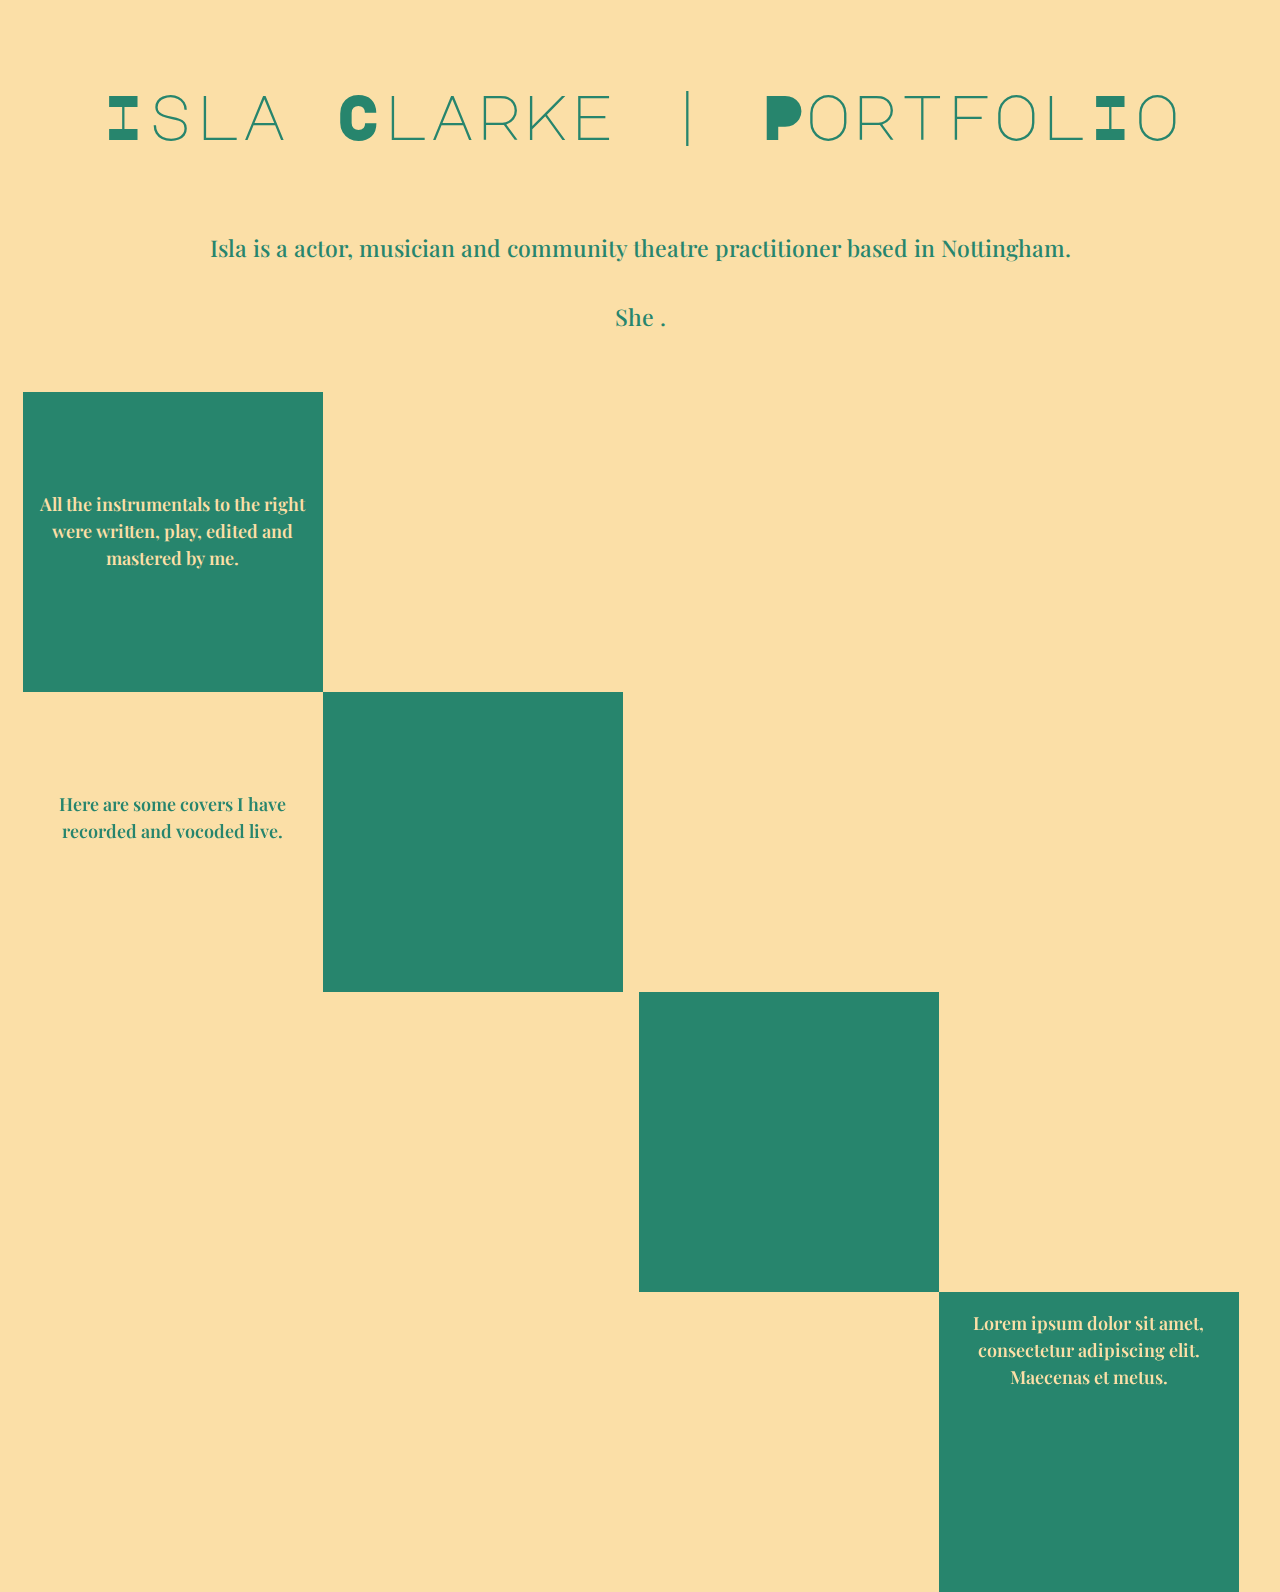
<file: index.html>
<!DOCTYPE html>
<html>

<head>
  <meta charset="utf-8">
  <meta name="viewport" content="width=device-width,initial-scale=1">
  <meta name="generator" content="RSD 5.0.3519 - Trial Version">
  <title>Index</title>
  <link rel="stylesheet" href="css/materialize.min.css">
  <link rel="stylesheet" href="css/wireframe-theme.min.css">
  <script>document.createElement( "picture" );</script>
  <script class="picturefill" async="async" src="js/picturefill.min.js"></script>
  <link rel="stylesheet" href="css/main.css">
  <link rel="stylesheet" href="https://fonts.googleapis.com/css?family=Major+Mono+Display%7CPlayfair+Display:500,600">
</head>

<body class="body-1 no-js">
  <p class="paragraph"><br></p>
  <h1 class="heading-1">Isla Clarke | PortfolIo<br></h1>
  <div class="container-grid sd-three-cols container-4">
    <div class="container-grid"></div>
    <div class="container-grid">
      <p class="paragraph paragraph-1"><br>Isla is a actor, musician and community theatre practitioner based in Nottingham.<br><br>She .<br><br></p>
    </div>
    <div class="container-grid"></div>
  </div>
  <div class="container-grid sd-two-cols container-3">
    <div class="container-grid">
      <div class="container-grid sd-two-cols container-2">
        <div class="container-grid container-1">
          <p class="paragraph paragraph-2"><br><br><br>All the instrumentals to the right were written, play, edited and mastered by me.</p>
        </div>
        <div class="container-grid container-8">
          <div class="html-element"><iframe style="border: 0; width: 300px; height: 300px;" src="https://bandcamp.com/EmbeddedPlayer/album=799217976/size=large/bgcol=fbdfa7/linkcol=27856d/minimal=true/transparent=true/" seamless>
    <a href="https://growingclutter.bandcamp.com/album/instrumentals">instrumentals by growingclutter</a></iframe></div>
        </div>
      </div>
    </div>
    <div class="container-grid"></div>
  </div>
  <div class="container-grid sd-two-cols container-5">
    <div class="container-grid">
      <div class="container-grid sd-two-cols container-2">
        <div class="container-grid container-1" id="container-1">
          <p class="paragraph paragraph-3"><br><br><br>Here are some covers I have recorded and vocoded live.</p>
        </div>
        <div class="container-grid container-10" id="container-2">
          <div class="html-element"><iframe style="border: 10px; width: 300px; height: 300px;" src="https://bandcamp.com/EmbeddedPlayer/album=4204406193/size=large/bgcol=fbdfa7/linkcol=27856d/minimal=true/transparent=true/" seamless>
    <a href="https://growingclutter.bandcamp.com/album/covers">covers by growingclutter</a></iframe></div>
        </div>
      </div>
    </div>
    <div class="container-grid"></div>
  </div>
  <div class="container-grid sd-two-cols container-6">
    <div class="container-grid"></div>
    <div class="container-grid">
      <div class="container-grid sd-two-cols container-2">
        <div class="container-grid container-1">
          <p class="paragraph paragraph-2"></p>
        </div>
        <div class="container-grid container-9"></div>
      </div>
    </div>
  </div>
  <div class="container-grid sd-two-cols container-7">
    <div class="container-grid"></div>
    <div class="container-grid">
      <div class="container-grid sd-two-cols container-2">
        <div class="container-grid container-1" id="container-1-copy-1"></div>
        <div class="container-grid" id="container-2-copy-1">
          <p class="paragraph paragraph-2">Lorem ipsum dolor sit amet, consectetur adipiscing elit. Maecenas et metus.</p>
        </div>
      </div>
    </div>
  </div>
  <script src="js/jquery.min.js"></script>
  <script src="js/outofview.js"></script>
  <script src="js/materialize.min.js"></script>
  <script>M.AutoInit();</script>
</body>

</html>
</file>
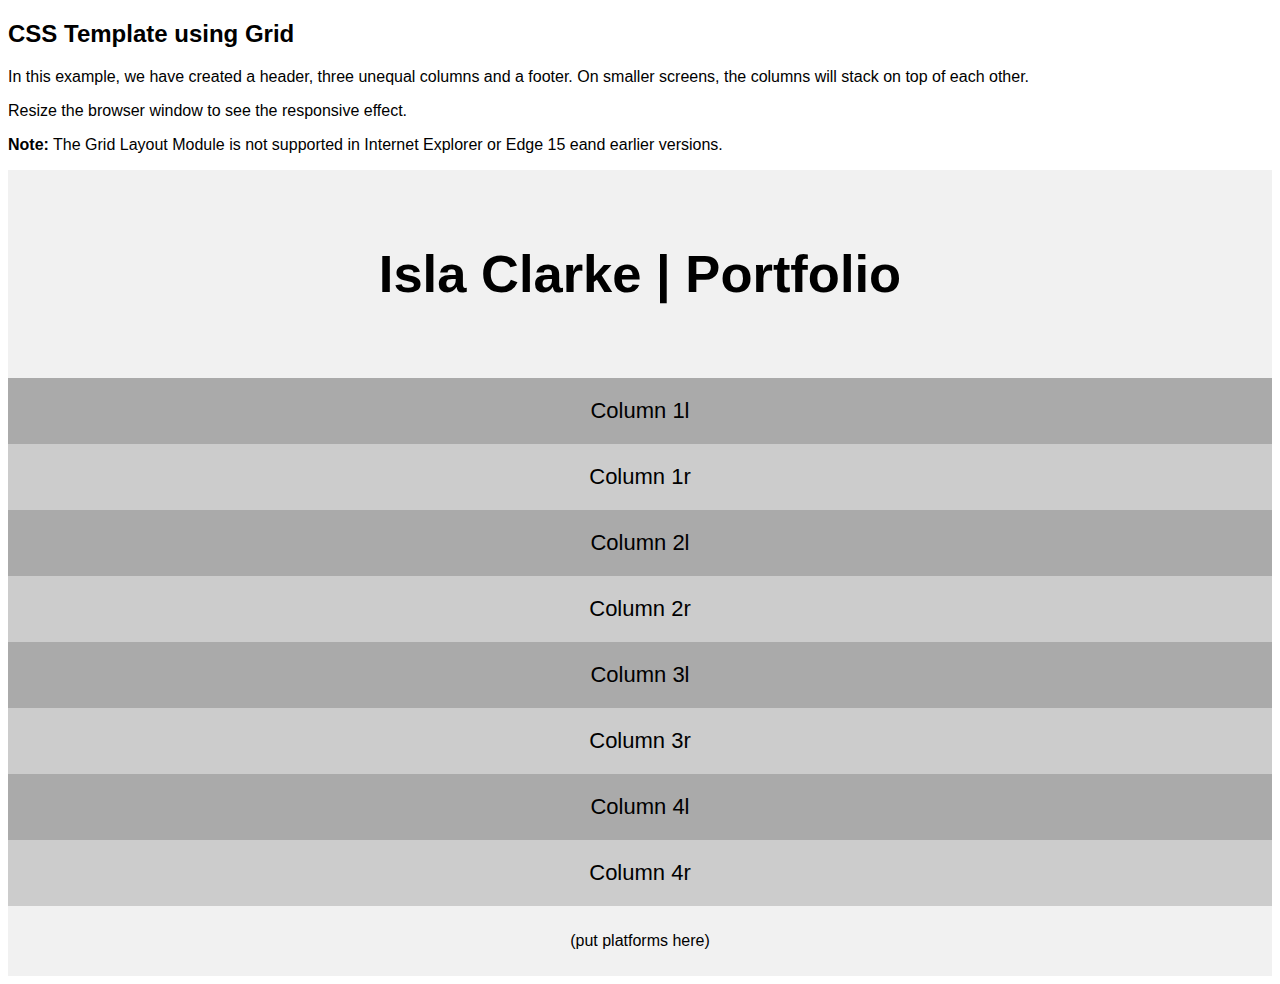
<file: previous/index.html>
<!DOCTYPE html>
<html lang="en">
<head>
<title>Isla Clarke | Portfolio | Growing Clutter</title>
<style>
* {
  box-sizing: border-box;
}

body {
  font-family: Arial, Helvetica, sans-serif;
}

/* Style the header */
.header {
  grid-area: header;
  background-color: #f1f1f1;
  padding: 30px;
  text-align: center;
  font-size: 35px;
}

/* The grid container */
/*.grid-container {
  display: grid;
  grid-template-columns: auto auto;
  grid-template-areas: 
    'header header header header' 
    'left right right right' 
	'left left left right'
    'footer footer footer footer';*/
  /* grid-column-gap: 10px; - if you want gap between the columns */
} 

.grid-container {
  display: grid;
  grid-template-columns: auto auto;
  background-color: #2196F3;
  padding: 10px;
}
.grid-item {
  background-color: rgba(255, 255, 255, 0.8);
  padding: 20px;
  font-size: 22px;
  text-align: center;
}

.left,
.right {
  padding: 18px;
  height: 260px; 
}

/* Style the left column */
.left {
  grid-area: left;
  text-align: left;
}

/* Style the right column */
.right {
  grid-area: right;
  text-align: right;
}

/* Style the footer */
.footer {
  grid-area: footer;
  background-color: #f1f1f1;
  padding: 10px;
  text-align: center;
}

/* Responsive layout - makes the three columns stack on top of each other instead of next to each other */
@media (max-width: 600px) {
  .grid-container  {
    grid-template-areas: 
      'header header header header header header' 
      'left left left left left left' 
      'right right right right right right' 
      'footer footer footer footer footer footer';
  }
}
</style>
</head>
<body>

<h2>CSS Template using Grid</h2>
<p>In this example, we have created a header, three unequal columns and a footer. On smaller screens, the columns will stack on top of each other.</p>
<p>Resize the browser window to see the responsive effect.</p>
<p><strong>Note:</strong> The Grid Layout Module is not supported in Internet Explorer or Edge 15 eand earlier versions.</p>

<div class="grid-container">
  <div class="header">
    <h2>Isla Clarke | Portfolio</h2>
  </div>
  
  <div class="grid-item" style="background-color:#aaa;">Column 1l</div>
  <div class="grid-item" style="background-color:#ccc;">Column 1r</div>
  <div class="grid-item" style="background-color:#aaa;">Column 2l</div>
  <div class="grid-item" style="background-color:#ccc;">Column 2r</div>
  <div class="grid-item" style="background-color:#aaa;">Column 3l</div>
  <div class="grid-item" style="background-color:#ccc;">Column 3r</div>
  <div class="grid-item" style="background-color:#aaa;">Column 4l</div>
  <div class="grid-item" style="background-color:#ccc;">Column 4r</div>
  
  <div class="footer">
    <p>(put platforms here)</p>
  </div>
</div>

</body>
</html>
</file>
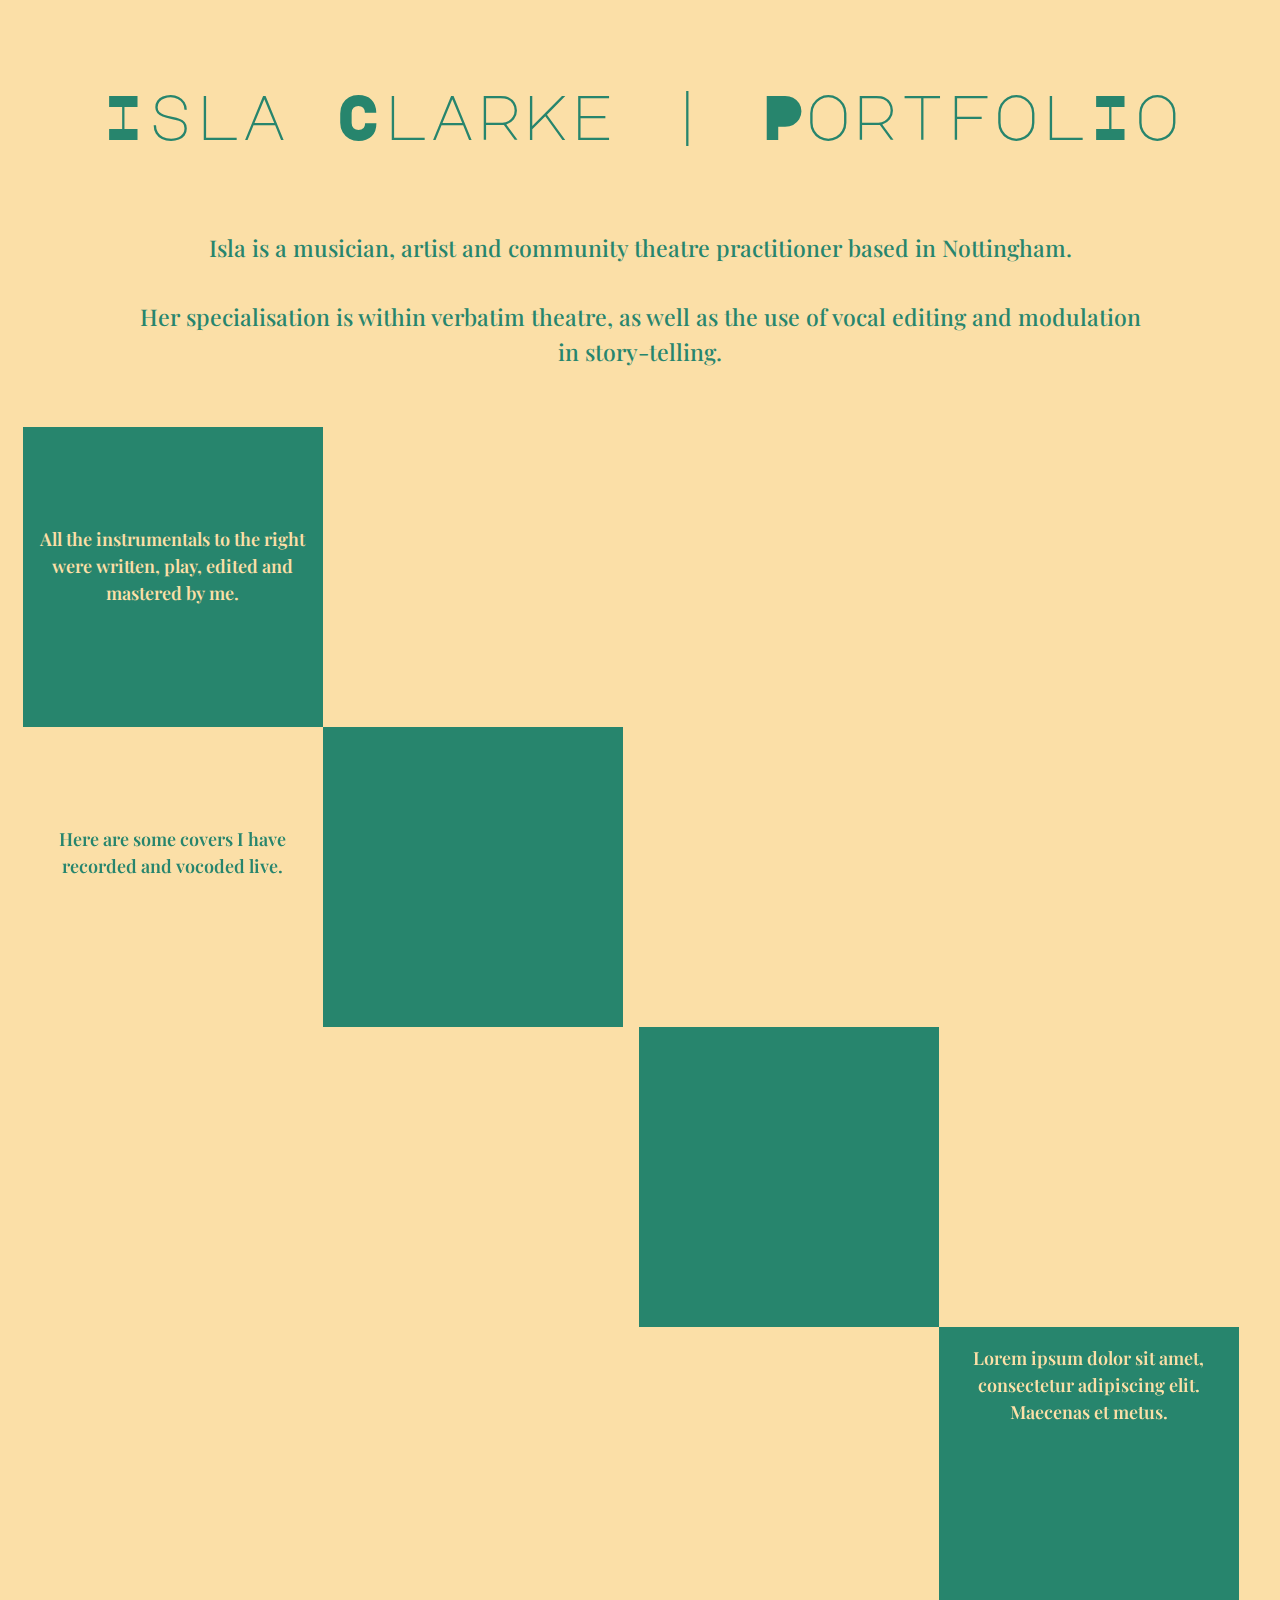
<file: second layout_exported/index.html>
<!DOCTYPE html>
<html>

<head>
  <meta charset="utf-8">
  <meta name="viewport" content="width=device-width,initial-scale=1">
  <meta name="generator" content="RSD 5.0.3519 - Trial Version">
  <title>Index</title>
  <link rel="stylesheet" href="css/materialize.min.css">
  <link rel="stylesheet" href="css/wireframe-theme.min.css">
  <script>document.createElement( "picture" );</script>
  <script class="picturefill" async="async" src="js/picturefill.min.js"></script>
  <link rel="stylesheet" href="css/main.css">
  <link rel="stylesheet" href="https://fonts.googleapis.com/css?family=Major+Mono+Display%7CPlayfair+Display:500,600">
</head>

<body class="body-1 no-js">
  <p class="paragraph"><br></p>
  <h1 class="heading-1">Isla Clarke | PortfolIo<br></h1>
  <div class="container-grid sd-three-cols container-4">
    <div class="container-grid"></div>
    <div class="container-grid">
      <p class="paragraph paragraph-1"><br>Isla is a musician, artist and community theatre practitioner based in Nottingham.<br><br>Her specialisation is within verbatim theatre, as well as the use of vocal editing and modulation in story-telling.<br><br></p>
    </div>
    <div class="container-grid"></div>
  </div>
  <div class="container-grid sd-two-cols container-3">
    <div class="container-grid">
      <div class="container-grid sd-two-cols container-2">
        <div class="container-grid container-1">
          <p class="paragraph paragraph-2"><br><br><br>All the instrumentals to the right were written, play, edited and mastered by me.</p>
        </div>
        <div class="container-grid container-8">
          <div class="html-element"><iframe style="border: 0; width: 300px; height: 300px;" src="https://bandcamp.com/EmbeddedPlayer/album=799217976/size=large/bgcol=fbdfa7/linkcol=27856d/minimal=true/transparent=true/" seamless>
    <a href="https://growingclutter.bandcamp.com/album/instrumentals">instrumentals by growingclutter</a></iframe></div>
        </div>
      </div>
    </div>
    <div class="container-grid"></div>
  </div>
  <div class="container-grid sd-two-cols container-5">
    <div class="container-grid">
      <div class="container-grid sd-two-cols container-2">
        <div class="container-grid container-1" id="container-1">
          <p class="paragraph paragraph-3"><br><br><br>Here are some covers I have recorded and vocoded live.</p>
        </div>
        <div class="container-grid container-10" id="container-2">
          <div class="html-element"><iframe style="border: 10px; width: 300px; height: 300px;" src="https://bandcamp.com/EmbeddedPlayer/album=4204406193/size=large/bgcol=fbdfa7/linkcol=27856d/minimal=true/transparent=true/" seamless>
    <a href="https://growingclutter.bandcamp.com/album/covers">covers by growingclutter</a></iframe></div>
        </div>
      </div>
    </div>
    <div class="container-grid"></div>
  </div>
  <div class="container-grid sd-two-cols container-6">
    <div class="container-grid"></div>
    <div class="container-grid">
      <div class="container-grid sd-two-cols container-2">
        <div class="container-grid container-1">
          <p class="paragraph paragraph-2"></p>
        </div>
        <div class="container-grid container-9"></div>
      </div>
    </div>
  </div>
  <div class="container-grid sd-two-cols container-7">
    <div class="container-grid"></div>
    <div class="container-grid">
      <div class="container-grid sd-two-cols container-2">
        <div class="container-grid container-1" id="container-1-copy-1"></div>
        <div class="container-grid" id="container-2-copy-1">
          <p class="paragraph paragraph-2">Lorem ipsum dolor sit amet, consectetur adipiscing elit. Maecenas et metus.</p>
        </div>
      </div>
    </div>
  </div>
  <script src="js/jquery.min.js"></script>
  <script src="js/outofview.js"></script>
  <script src="js/materialize.min.js"></script>
  <script>M.AutoInit();</script>
</body>

</html>
</file>
<file: css/main.css>
/* Text Elements */

h1 {
  text-align: center;
  font-family: Didot, 'Didot LT STD', 'Hoefler Text', Garamond, 'Times New Roman', serif;
}

h1.heading-1 {
  color: #27856d;
  font-family: 'Major Mono Display', cursive;
}

p.paragraph.paragraph-1 {
  color: #27856d;
  text-align: center;
  font-weight: 500;
  font-size: 21px;
  font-family: 'Playfair Display', serif;
}

p.paragraph.paragraph-2 {
  color: #fbdfa7;
  text-align: center;
  font-weight: 600;
  font-size: 18px;
  font-family: 'Playfair Display', serif;
}

p.paragraph.paragraph-3 {
  color: #fbdfa7;
  text-align: center;
  font-weight: 600;
  font-size: 18px;
  font-family: 'Playfair Display', serif;
}

/* Layout Elements */

body.body-1 {
  background-color: #fbdfa7;
}

.container-grid.container-1 {
  background-color: #27856d;
}

.container-grid {
  background-color: transparent;
}

@media screen and (min-width: 37.5625rem) {
  /* Text Elements */

  h1.heading-1 {
    display: block;
    float: none;
    clear: none;
    text-align: center;
    font-family: Didot, 'Didot LT STD', 'Hoefler Text', Garamond, 'Times New Roman', serif;
  }
}

@media screen and (min-width: 62.0625rem) {
  /* Text Elements */

  h1.heading-1 {
    color: #27856d;
    font-weight: 300;
    font-style: normal;
    font-variant: normal;
    font-family: 'Major Mono Display', cursive;
  }

  p.paragraph.paragraph-1 {
    color: #27856d;
    text-align: center;
    font-weight: 500;
    font-size: 23px;
    font-family: 'Playfair Display', serif;
  }

  p.paragraph.paragraph-2 {
    background-color: transparent;
    color: #fbdfa7;
    text-align: center;
    text-decoration: none;
    text-transform: capitalize;
    white-space: normal;
    font-weight: 600;
    font-size: 18px;
    font-family: 'Playfair Display', serif;
  }

  p.paragraph.paragraph-3 {
    color: #27856d;
  }

  /* Layout Elements */

  body.body-1 {
    background-color: #fbdfa7;
  }

  .container-grid.container-4 {
    grid-template-columns: auto minmax(auto, 80%) auto;
    grid-template-rows: auto;
  }

  .container-grid.container-1 {
    background-color: #27856d;
  }

  .container-grid.container-2 {
    grid-template-rows: minmax(auto, 300px);
    grid-template-columns: repeat(2 , minmax(auto, 300px));
    grid-column-gap: 0;
  }

  .container-grid#container-1 {
    background-color: transparent;
  }

  .container-grid#container-2 {
    background-color: #27856d;
  }

  .container-grid.container-3 {
    grid-template-columns: minmax(auto, 51%) auto;
    grid-template-rows: auto;
    grid-column-gap: 0;
  }

  .container-grid.container-5 {
    grid-template-columns: minmax(auto, 51%) auto;
    grid-template-rows: auto;
    grid-column-gap: 0;
  }

  .container-grid#container-1-copy-1 {
    background-color: transparent;
  }

  .container-grid#container-2-copy-1 {
    background-color: #27856d;
  }

  .container-grid.container-6 {
    grid-template-columns: auto minmax(auto, 51%);
    grid-template-rows: auto;
    grid-column-gap: 0;
  }

  .container-grid.container-7 {
    grid-template-columns: auto minmax(auto, 51%);
    grid-template-rows: auto;
    grid-column-gap: 0;
  }

  .container-grid.container-8 {
    background-color: transparent;
  }

  .container-grid.container-9 {
    background-color: transparent;
  }

  .container-grid.container-10 {
    background-color: #27856d;
  }

  .container-grid {
    background-color: transparent;
  }
}

@media screen and (min-width: 75.0625rem) {
  /* Text Elements */

  p.paragraph.paragraph-3 {
    color: #27856d;
    text-align: center;
    font-weight: 600;
    font-size: 18px;
    font-family: 'Playfair Display', serif;
  }

  p.paragraph.paragraph-2 {
    text-transform: none;
    white-space: normal;
    word-spacing: 0;
  }
}
</file>
<file: second layout_exported/css/main.css>
/* Text Elements */

h1 {
  text-align: center;
  font-family: Didot, 'Didot LT STD', 'Hoefler Text', Garamond, 'Times New Roman', serif;
}

h1.heading-1 {
  color: #27856d;
  font-family: 'Major Mono Display', cursive;
}

p.paragraph.paragraph-1 {
  color: #27856d;
  text-align: center;
  font-weight: 500;
  font-size: 21px;
  font-family: 'Playfair Display', serif;
}

p.paragraph.paragraph-2 {
  color: #fbdfa7;
  text-align: center;
  font-weight: 600;
  font-size: 18px;
  font-family: 'Playfair Display', serif;
}

p.paragraph.paragraph-3 {
  color: #fbdfa7;
  text-align: center;
  font-weight: 600;
  font-size: 18px;
  font-family: 'Playfair Display', serif;
}

/* Layout Elements */

body.body-1 {
  background-color: #fbdfa7;
}

.container-grid.container-1 {
  background-color: #27856d;
}

.container-grid {
  background-color: transparent;
}

@media screen and (min-width: 37.5625rem) {
  /* Text Elements */

  h1.heading-1 {
    display: block;
    float: none;
    clear: none;
    text-align: center;
    font-family: Didot, 'Didot LT STD', 'Hoefler Text', Garamond, 'Times New Roman', serif;
  }
}

@media screen and (min-width: 62.0625rem) {
  /* Text Elements */

  h1.heading-1 {
    color: #27856d;
    font-weight: 300;
    font-style: normal;
    font-variant: normal;
    font-family: 'Major Mono Display', cursive;
  }

  p.paragraph.paragraph-1 {
    color: #27856d;
    text-align: center;
    font-weight: 500;
    font-size: 23px;
    font-family: 'Playfair Display', serif;
  }

  p.paragraph.paragraph-2 {
    background-color: transparent;
    color: #fbdfa7;
    text-align: center;
    text-decoration: none;
    text-transform: capitalize;
    white-space: normal;
    font-weight: 600;
    font-size: 18px;
    font-family: 'Playfair Display', serif;
  }

  p.paragraph.paragraph-3 {
    color: #27856d;
  }

  /* Layout Elements */

  body.body-1 {
    background-color: #fbdfa7;
  }

  .container-grid.container-4 {
    grid-template-columns: auto minmax(auto, 80%) auto;
    grid-template-rows: auto;
  }

  .container-grid.container-1 {
    background-color: #27856d;
  }

  .container-grid.container-2 {
    grid-template-rows: minmax(auto, 300px);
    grid-template-columns: repeat(2 , minmax(auto, 300px));
    grid-column-gap: 0;
  }

  .container-grid#container-1 {
    background-color: transparent;
  }

  .container-grid#container-2 {
    background-color: #27856d;
  }

  .container-grid.container-3 {
    grid-template-columns: minmax(auto, 51%) auto;
    grid-template-rows: auto;
    grid-column-gap: 0;
  }

  .container-grid.container-5 {
    grid-template-columns: minmax(auto, 51%) auto;
    grid-template-rows: auto;
    grid-column-gap: 0;
  }

  .container-grid#container-1-copy-1 {
    background-color: transparent;
  }

  .container-grid#container-2-copy-1 {
    background-color: #27856d;
  }

  .container-grid.container-6 {
    grid-template-columns: auto minmax(auto, 51%);
    grid-template-rows: auto;
    grid-column-gap: 0;
  }

  .container-grid.container-7 {
    grid-template-columns: auto minmax(auto, 51%);
    grid-template-rows: auto;
    grid-column-gap: 0;
  }

  .container-grid.container-8 {
    background-color: transparent;
  }

  .container-grid.container-9 {
    background-color: transparent;
  }

  .container-grid.container-10 {
    background-color: #27856d;
  }

  .container-grid {
    background-color: transparent;
  }
}

@media screen and (min-width: 75.0625rem) {
  /* Text Elements */

  p.paragraph.paragraph-3 {
    color: #27856d;
    text-align: center;
    font-weight: 600;
    font-size: 18px;
    font-family: 'Playfair Display', serif;
  }

  p.paragraph.paragraph-2 {
    text-transform: none;
    white-space: normal;
    word-spacing: 0;
  }
}
</file>
<file: css/wireframe-theme.min.css>
blockquote,body,button,dd,div,dl,dt,form,h1,h2,h3,h4,h5,h6,input,li,ol,p,pre,select,td,textarea,th,ul{font-family:'Helvetica Neue',Helvetica,Arial,sans-serif}body{border:none;max-width:none;margin:0 auto;position:relative;min-height:100vh}.row{margin:0 auto;border:none}.container,.container-fluid,.form-container,.link-container,.subgrid,[class*=container-grid]{min-width:10px}.link-container,label.label-container{display:block}li.list-item-link{width:auto;max-width:none;min-width:0;min-height:0;background-color:transparent}.responsive-picture{width:100%;overflow:hidden;max-width:200px;display:block}.responsive-picture picture{max-width:none;display:block;line-height:0}.responsive-picture img{width:100%;height:100%}.placeholder-hero{background-color:lightgrey;text-align:left;padding:10px 0 10px 20px}h1.hero-header{color:#464646}p.hero-tagline{color:#646464;font-style:normal;padding:0}.social-media{display:block}.social-media *{font-family:coffeecup-font-icons!important;color:#444;background-color:transparent}.social-media li{display:inline;padding:2px}.social-element{display:inline-block;text-align:center}.social-element a.social-label{text-align:center;font-family:Georgia,Times,'Times New Roman',serif;display:block}.social-image{background-color:#525252;border-radius:3px;max-width:32px;display:inline-block}.social-image img{margin:0 auto;display:block;width:100%;height:100%}.flex-clearfix:after,.flex-clearfix:before{display:none}span.text-element{display:block;line-height:1.2;font-size:.875em}a.glyph,span.glyph{display:block;text-decoration:none}a.glyph i,span.glyph i{line-height:1}.image-for-button{height:auto;overflow:hidden;width:100%;max-width:24px;display:inline-block;vertical-align:inherit}.image-for-button picture{max-width:none;height:auto;display:block;line-height:0}.image-for-button img{width:100%;height:100%}button.button-glyph,button.button-image{font-family:'Helvetica Neue',Helvetica,Arial,sans-serif}a.glyph-for-button,span.glyph-for-button{font-size:22px;text-decoration:none}a.glyph-for-button i,span.glyph-for-button i{line-height:1}a[class*=link-button] .image-for-button{vertical-align:middle}button[data-coffeebuilder-button][data-disabled]{pointer-events:none;background-color:#DFDFDF;-webkit-box-shadow:none;box-shadow:none;color:#9F9F9F;cursor:default}.responsive-video{position:relative;padding-bottom:56.25%;height:0;overflow:hidden;max-width:100%}.responsive-video.square{padding-bottom:120%;max-width:initial}.responsive-video embed,.responsive-video iframe,.responsive-video object{position:absolute;top:0;left:0;width:100%;height:100%}video{width:50%;background-color:#000}audio{display:inline-block;-webkit-box-sizing:border-box;box-sizing:border-box;background-color:transparent;padding:0 20px 30px;height:95px;width:50%;margin:10px}.responsive-map{position:relative;overflow:hidden;max-width:100%;width:100%;height:350px;min-height:50px;background-color:#dcdcdc}.responsive-map embed,.responsive-map iframe,.responsive-map object{position:absolute;top:0;left:0;width:100%;height:100%}a{-webkit-transition-delay:0s;transition-delay:0s;-webkit-transition-timing-function:ease;transition-timing-function:ease;-webkit-transition-duration:0s;transition-duration:0s;-webkit-transition-property:all;transition-property:all}a.link-image-1-1,a.link-image-1-2,a.link-image-2-1,a.link-image-3-2,a.link-image-4-3{display:block;max-width:200px}a.link-image-1-1 img,a.link-image-1-2 img,a.link-image-2-1 img,a.link-image-3-2 img,a.link-image-4-3 img{max-width:200px;width:100%;height:100%}.rule{padding:5px 0;width:100%;margin:7px 0}.rule hr{margin:0;padding:0;border:none;border-top:1px solid #ddd;width:100%}.parallax-container .parallax img{width:auto;height:auto}code{font-family:Consolas,monaco,monospace}form.paypal-button,form.paypal-image{display:inline-block;padding:0;overflow:hidden}form.paypal-button{background-color:silver}form.paypal-button button{padding:.5em 1em;-webkit-appearance:none;-moz-appearance:none;appearance:none;border:0;border-radius:0;background:0 0;line-height:1;color:inherit;cursor:inherit;display:block;margin:0;width:100%;height:100%}form.paypal-image input[type=image]{width:100%;margin:0}textarea{resize:none}input[type=range]{display:block;margin:0 0 1rem;height:2.4375rem}input[type=range][disabled]{opacity:.42}select{display:inline-block}.label-container span.text-element{display:inline-block;font-size:1em}.bg-full-screen-container{position:fixed;top:0;right:0;bottom:0;left:0;z-index:-100;overflow:hidden}video.full-screen-video{position:absolute;top:0;right:0;bottom:0;left:0;z-index:-100;width:100%;height:100%;background-color:transparent;object-fit:cover}.bg-content-size-container{position:relative;display:block;overflow:hidden;margin:0;min-height:100px;width:100%}video.content-size-video{position:absolute;top:0;right:0;bottom:0;left:0;z-index:-1;width:100%;height:100%;background-color:transparent;object-fit:cover}.container-grid.sd-four-cols,.container-grid.sd-three-cols,.container-grid.sd-two-cols{display:grid;padding-left:.75rem;padding-right:.75rem;grid-column-gap:1.5rem}@media screen and (min-width:37.5625rem){.container-grid.sd-two-cols{grid-template-columns:1fr 1fr}.container-grid.sd-three-cols{grid-template-columns:1fr 1fr 1fr}.container-grid.sd-four-cols{grid-template-columns:1fr 1fr;grid-template-rows:auto auto}}@media screen and (min-width:62.0625rem){.container-grid.sd-four-cols{grid-template-columns:1fr 1fr 1fr 1fr}}
</file>
<file: second layout_exported/css/wireframe-theme.min.css>
blockquote,body,button,dd,div,dl,dt,form,h1,h2,h3,h4,h5,h6,input,li,ol,p,pre,select,td,textarea,th,ul{font-family:'Helvetica Neue',Helvetica,Arial,sans-serif}body{border:none;max-width:none;margin:0 auto;position:relative;min-height:100vh}.row{margin:0 auto;border:none}.container,.container-fluid,.form-container,.link-container,.subgrid,[class*=container-grid]{min-width:10px}.link-container,label.label-container{display:block}li.list-item-link{width:auto;max-width:none;min-width:0;min-height:0;background-color:transparent}.responsive-picture{width:100%;overflow:hidden;max-width:200px;display:block}.responsive-picture picture{max-width:none;display:block;line-height:0}.responsive-picture img{width:100%;height:100%}.placeholder-hero{background-color:lightgrey;text-align:left;padding:10px 0 10px 20px}h1.hero-header{color:#464646}p.hero-tagline{color:#646464;font-style:normal;padding:0}.social-media{display:block}.social-media *{font-family:coffeecup-font-icons!important;color:#444;background-color:transparent}.social-media li{display:inline;padding:2px}.social-element{display:inline-block;text-align:center}.social-element a.social-label{text-align:center;font-family:Georgia,Times,'Times New Roman',serif;display:block}.social-image{background-color:#525252;border-radius:3px;max-width:32px;display:inline-block}.social-image img{margin:0 auto;display:block;width:100%;height:100%}.flex-clearfix:after,.flex-clearfix:before{display:none}span.text-element{display:block;line-height:1.2;font-size:.875em}a.glyph,span.glyph{display:block;text-decoration:none}a.glyph i,span.glyph i{line-height:1}.image-for-button{height:auto;overflow:hidden;width:100%;max-width:24px;display:inline-block;vertical-align:inherit}.image-for-button picture{max-width:none;height:auto;display:block;line-height:0}.image-for-button img{width:100%;height:100%}button.button-glyph,button.button-image{font-family:'Helvetica Neue',Helvetica,Arial,sans-serif}a.glyph-for-button,span.glyph-for-button{font-size:22px;text-decoration:none}a.glyph-for-button i,span.glyph-for-button i{line-height:1}a[class*=link-button] .image-for-button{vertical-align:middle}button[data-coffeebuilder-button][data-disabled]{pointer-events:none;background-color:#DFDFDF;-webkit-box-shadow:none;box-shadow:none;color:#9F9F9F;cursor:default}.responsive-video{position:relative;padding-bottom:56.25%;height:0;overflow:hidden;max-width:100%}.responsive-video.square{padding-bottom:120%;max-width:initial}.responsive-video embed,.responsive-video iframe,.responsive-video object{position:absolute;top:0;left:0;width:100%;height:100%}video{width:50%;background-color:#000}audio{display:inline-block;-webkit-box-sizing:border-box;box-sizing:border-box;background-color:transparent;padding:0 20px 30px;height:95px;width:50%;margin:10px}.responsive-map{position:relative;overflow:hidden;max-width:100%;width:100%;height:350px;min-height:50px;background-color:#dcdcdc}.responsive-map embed,.responsive-map iframe,.responsive-map object{position:absolute;top:0;left:0;width:100%;height:100%}a{-webkit-transition-delay:0s;transition-delay:0s;-webkit-transition-timing-function:ease;transition-timing-function:ease;-webkit-transition-duration:0s;transition-duration:0s;-webkit-transition-property:all;transition-property:all}a.link-image-1-1,a.link-image-1-2,a.link-image-2-1,a.link-image-3-2,a.link-image-4-3{display:block;max-width:200px}a.link-image-1-1 img,a.link-image-1-2 img,a.link-image-2-1 img,a.link-image-3-2 img,a.link-image-4-3 img{max-width:200px;width:100%;height:100%}.rule{padding:5px 0;width:100%;margin:7px 0}.rule hr{margin:0;padding:0;border:none;border-top:1px solid #ddd;width:100%}.parallax-container .parallax img{width:auto;height:auto}code{font-family:Consolas,monaco,monospace}form.paypal-button,form.paypal-image{display:inline-block;padding:0;overflow:hidden}form.paypal-button{background-color:silver}form.paypal-button button{padding:.5em 1em;-webkit-appearance:none;-moz-appearance:none;appearance:none;border:0;border-radius:0;background:0 0;line-height:1;color:inherit;cursor:inherit;display:block;margin:0;width:100%;height:100%}form.paypal-image input[type=image]{width:100%;margin:0}textarea{resize:none}input[type=range]{display:block;margin:0 0 1rem;height:2.4375rem}input[type=range][disabled]{opacity:.42}select{display:inline-block}.label-container span.text-element{display:inline-block;font-size:1em}.bg-full-screen-container{position:fixed;top:0;right:0;bottom:0;left:0;z-index:-100;overflow:hidden}video.full-screen-video{position:absolute;top:0;right:0;bottom:0;left:0;z-index:-100;width:100%;height:100%;background-color:transparent;object-fit:cover}.bg-content-size-container{position:relative;display:block;overflow:hidden;margin:0;min-height:100px;width:100%}video.content-size-video{position:absolute;top:0;right:0;bottom:0;left:0;z-index:-1;width:100%;height:100%;background-color:transparent;object-fit:cover}.container-grid.sd-four-cols,.container-grid.sd-three-cols,.container-grid.sd-two-cols{display:grid;padding-left:.75rem;padding-right:.75rem;grid-column-gap:1.5rem}@media screen and (min-width:37.5625rem){.container-grid.sd-two-cols{grid-template-columns:1fr 1fr}.container-grid.sd-three-cols{grid-template-columns:1fr 1fr 1fr}.container-grid.sd-four-cols{grid-template-columns:1fr 1fr;grid-template-rows:auto auto}}@media screen and (min-width:62.0625rem){.container-grid.sd-four-cols{grid-template-columns:1fr 1fr 1fr 1fr}}
</file>
